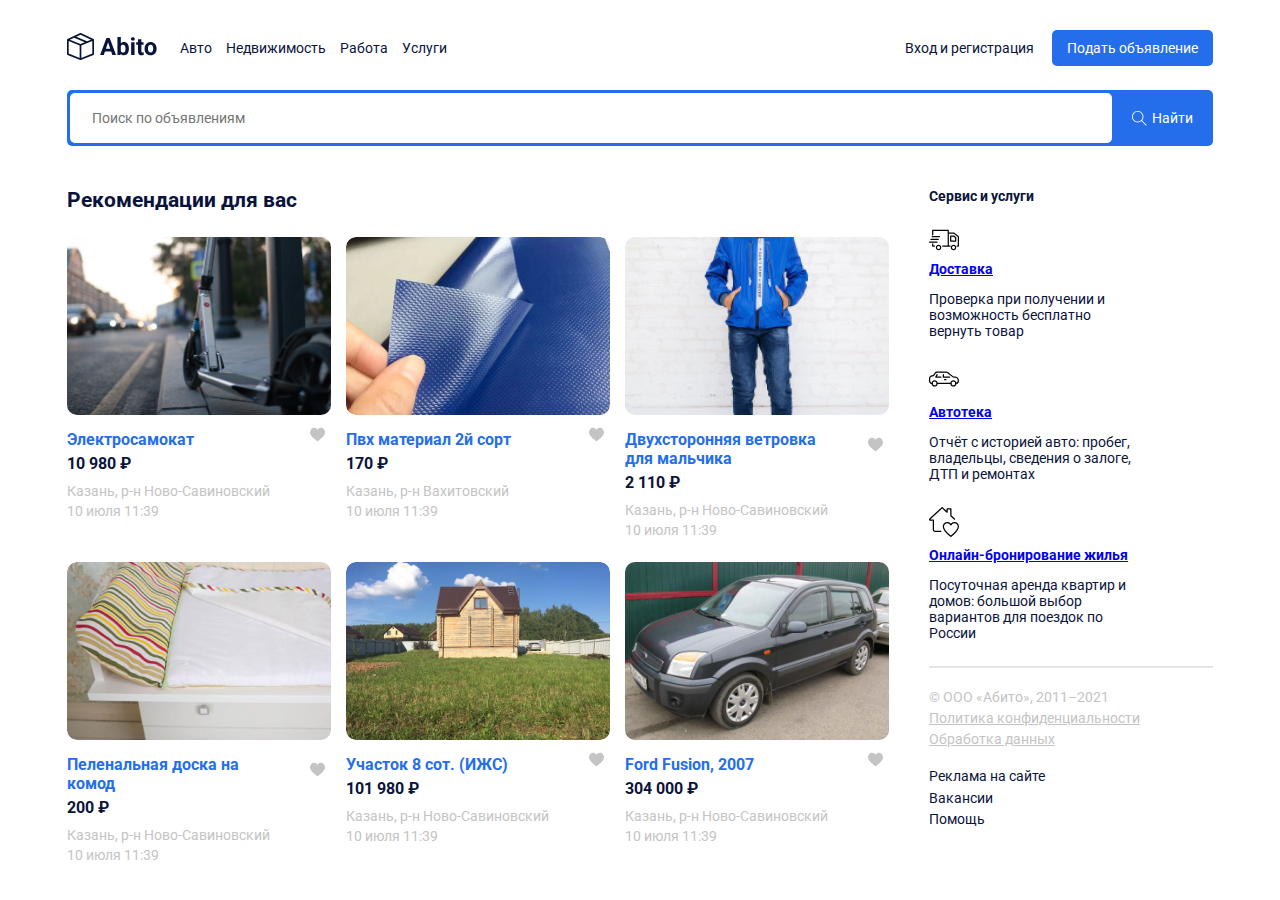
<file: index.html>
<!DOCTYPE html>
<html lang="en">

<head>
    <meta charset="UTF-8">
    <meta http-equiv="X-UA-Compatible" content="IE=edge">
    <meta name="viewport" content="width=device-width, initial-scale=1.0">
    <title>Abito-доска объявлений</title>
    <link rel="preconnect" href="https://fonts.googleapis.com">
    <link rel="preconnect" href="https://fonts.gstatic.com" crossorigin>
    <link href="https://fonts.googleapis.com/css2?family=Roboto:wght@400;700&display=swap" rel="stylesheet">
    <link rel="stylesheet" href="css/normalize.css">
    <link rel="stylesheet" href="css/style.css">
</head>

<body>
    <!--шапка сайта-->
    <header class="header container">
        <div class="navbar">
            <a href="/index.html" class="logo">
                <img src="img/logo.svg" alt="logo: Abito" class="logo-image">
            </a>
            <!--навигация-->
            <div class="navbar-panel">

                <button class="close-menu"><svg width="18" height="19" viewBox="0 0 18 19" fill="none"
                        xmlns="http://www.w3.org/2000/svg">
                        <path d="M0.5 1L17.5 18M0.5 18L17.5 1" stroke="black" />
                    </svg></button>

                <nav class="navbar-menu">
                    <ul class="menu">
                        <li class="menu-item">
                            <a href="#" class="menu-link">Авто</a>
                        </li>
                        <li class="menu-item">
                            <a href="#" class="menu-link">Недвижимость</a>
                        </li>
                        <li class="menu-item">
                            <a href="#" class="menu-link">Работа</a>
                        </li>
                        <li class="menu-item">
                            <a href="#" class="menu-link">Услуги</a>
                        </li>
                    </ul>
                </nav>

                <div class="button-group">
                    <a href="№" class="button button-link">Вход и регистрация</a>
                    <a href="№" class="button button-primary">Подать объявление</a>
                </div>
            </div>
            <button class="menu-button">
                <svg width="30" height="30" viewBox="0 0 30 30" fill="none" xmlns="http://www.w3.org/2000/svg">
                    <path
                        d="M0.937476 2.37501H29.0624C29.58 2.37501 29.9999 1.95498 29.9999 1.43754C29.9999 0.920016 29.5799 0.500061 29.0624 0.500061H0.937476C0.419955 0.500061 0 0.920094 0 1.43754C0 1.95498 0.420033 2.37501 0.937476 2.37501Z"
                        fill="black" />
                    <path
                        d="M29.0624 7.06256H0.937476C0.419955 7.06256 0 7.48259 0 8.00003C0 8.51747 0.420033 8.9375 0.937476 8.9375H29.0624C29.58 8.9375 29.9999 8.51747 29.9999 8.00003C29.9999 7.48259 29.58 7.06256 29.0624 7.06256Z"
                        fill="black" />
                    <path
                        d="M28.6875 14H9.93748C9.41995 14 9 14.42 9 14.9375C9 15.455 9.42003 15.875 9.93748 15.875H28.6875C29.205 15.875 29.6249 15.4549 29.6249 14.9375C29.625 14.42 29.205 14 28.6875 14Z"
                        fill="black" />
                </svg>

            </button>

        </div>
        <div class="search-panel">
            <input type="search" class="search-input" placeholder="Поиск по объявлениям" />
            <button class="search-button">
                <svg class="search-icon" width="15" height="15" viewBox="0 0 15 15" fill="none"
                    xmlns="http://www.w3.org/2000/svg">
                    <path
                        d="M14.6506 14.0012L10.0862 9.43675C10.9465 8.43352 11.4706 7.13293 11.4706 5.71058C11.4706 2.54822 8.89765 -0.0247192 5.7353 -0.0247192C4.20353 -0.0247192 2.76265 0.571751 1.67824 1.6544C0.595589 2.73793 -0.000881376 4.17881 9.77541e-07 5.71058C9.77541e-07 8.87293 2.57294 11.4459 5.7353 11.4459C7.15765 11.4459 8.45912 10.9218 9.46235 10.0615L14.0268 14.6259L14.6506 14.0012ZM5.7353 10.5635C3.06 10.5635 0.882354 8.38675 0.882354 5.71058C0.881472 4.41352 1.38618 3.19499 2.30294 2.2791C3.21882 1.36234 4.43824 0.857634 5.7353 0.857634C8.41059 0.857634 10.5882 3.0344 10.5882 5.71058C10.5882 8.38587 8.41059 10.5635 5.7353 10.5635Z"
                        fill="white" />
                </svg>
                <span class="search-button-text">Найти</span>
            </button>
        </div>

    </header>



    <div class="page-content container">
        <!-- блок с объявлениями -->
        <main class="main">
            <h2 class="page-title">Рекомендации для вас</h2>
            <div class="cards">
                <div class="card">
                    <a href="single.html" class="card-link">
                        <img src="img/card-image.jpg" alt="photo" class="card-image">
                    </a>
                    <div class="card-header">
                        <a href="single.html" class="card-link">
                            <h3 class="card-title">Электросамокат</h3>
                        </a>
                        <button class="like">
                            <svg width="15" height="15" viewBox="0 0 15 15" fill="none"
                                xmlns="http://www.w3.org/2000/svg">
                                <path
                                    d="M13.81 2.12631C13.0336 1.28414 11.9681 0.820312 10.8097 0.820312C9.94389 0.820312 9.15092 1.09406 8.45284 1.63387C8.10059 1.90636 7.78141 2.23972 7.5 2.62882C7.2187 2.23984 6.89941 1.90636 6.54705 1.63387C5.84908 1.09406 5.05611 0.820312 4.19025 0.820312C3.03188 0.820312 1.96632 1.28414 1.18984 2.12631C0.42263 2.95864 0 4.09573 0 5.32825C0 6.59683 0.472755 7.75806 1.48773 8.98281C2.39571 10.0784 3.70068 11.1905 5.21187 12.4783C5.72788 12.9181 6.31279 13.4166 6.92013 13.9476C7.08057 14.0881 7.28645 14.1655 7.5 14.1655C7.71343 14.1655 7.91943 14.0881 8.07964 13.9478C8.68698 13.4167 9.27223 12.918 9.78848 12.478C11.2994 11.1904 12.6044 10.0784 13.5124 8.9827C14.5274 7.75806 15 6.59683 15 5.32814C15 4.09573 14.5774 2.95864 13.81 2.12631Z"
                                    fill="#C4C4C4" />
                            </svg>
                        </button>
                    </div>
                    <strong class="card-price">
                        10 980 ₽
                    </strong>
                    <p class="card-text">Казань, р-н Ново-Савиновский</p>
                    <p class="card-text">10 июля 11:39</p>
                </div>
                <div class="card">
                    <a href="single.html" class="card-link">
                        <img src="img/PVH2.jpg" alt="photo" class="card-image">
                    </a>
                    <div class="card-header">
                        <a href="single.html" class="card-link">
                            <h3 class="card-title">Пвх материал 2й сорт</h3>
                        </a>
                        <button class="like">
                            <svg width="15" height="15" viewBox="0 0 15 15" fill="none"
                                xmlns="http://www.w3.org/2000/svg">
                                <path
                                    d="M13.81 2.12631C13.0336 1.28414 11.9681 0.820312 10.8097 0.820312C9.94389 0.820312 9.15092 1.09406 8.45284 1.63387C8.10059 1.90636 7.78141 2.23972 7.5 2.62882C7.2187 2.23984 6.89941 1.90636 6.54705 1.63387C5.84908 1.09406 5.05611 0.820312 4.19025 0.820312C3.03188 0.820312 1.96632 1.28414 1.18984 2.12631C0.42263 2.95864 0 4.09573 0 5.32825C0 6.59683 0.472755 7.75806 1.48773 8.98281C2.39571 10.0784 3.70068 11.1905 5.21187 12.4783C5.72788 12.9181 6.31279 13.4166 6.92013 13.9476C7.08057 14.0881 7.28645 14.1655 7.5 14.1655C7.71343 14.1655 7.91943 14.0881 8.07964 13.9478C8.68698 13.4167 9.27223 12.918 9.78848 12.478C11.2994 11.1904 12.6044 10.0784 13.5124 8.9827C14.5274 7.75806 15 6.59683 15 5.32814C15 4.09573 14.5774 2.95864 13.81 2.12631Z"
                                    fill="#C4C4C4" />
                            </svg>
                        </button>
                    </div>
                    <strong class="card-price">
                        170 ₽
                    </strong>
                    <p class="card-text">Казань, р-н Вахитовский</p>
                    <p class="card-text">10 июля 11:39</p>
                </div>
                <div class="card">
                    <a href="single.html" class="card-link">
                        <img src="img/kurtka 3.jpg" alt="photo" class="card-image">
                    </a>
                    <div class="card-header">
                        <a href="single.html" class="card-link">
                            <h3 class="card-title">Двухсторонняя ветровка для мальчика</h3>
                        </a>
                        <button class="like">
                            <svg width="15" height="15" viewBox="0 0 15 15" fill="none"
                                xmlns="http://www.w3.org/2000/svg">
                                <path
                                    d="M13.81 2.12631C13.0336 1.28414 11.9681 0.820312 10.8097 0.820312C9.94389 0.820312 9.15092 1.09406 8.45284 1.63387C8.10059 1.90636 7.78141 2.23972 7.5 2.62882C7.2187 2.23984 6.89941 1.90636 6.54705 1.63387C5.84908 1.09406 5.05611 0.820312 4.19025 0.820312C3.03188 0.820312 1.96632 1.28414 1.18984 2.12631C0.42263 2.95864 0 4.09573 0 5.32825C0 6.59683 0.472755 7.75806 1.48773 8.98281C2.39571 10.0784 3.70068 11.1905 5.21187 12.4783C5.72788 12.9181 6.31279 13.4166 6.92013 13.9476C7.08057 14.0881 7.28645 14.1655 7.5 14.1655C7.71343 14.1655 7.91943 14.0881 8.07964 13.9478C8.68698 13.4167 9.27223 12.918 9.78848 12.478C11.2994 11.1904 12.6044 10.0784 13.5124 8.9827C14.5274 7.75806 15 6.59683 15 5.32814C15 4.09573 14.5774 2.95864 13.81 2.12631Z"
                                    fill="#C4C4C4" />
                            </svg>
                        </button>
                    </div>
                    <strong class="card-price">
                        2 110 ₽
                    </strong>
                    <p class="card-text">Казань, р-н Ново-Савиновский</p>
                    <p class="card-text">10 июля 11:39</p>
                </div>
                <div class="card">
                    <a href="single.html" class="card-link"><img src="img/doska4.jpg" alt="photo"
                            class="card-image"></a>

                    <div class="card-header">
                        <a href="single.html" class="card-link">
                            <h3 class="card-title">Пеленальная доска на комод</h3>
                        </a>

                        <button class="like">
                            <svg width="15" height="15" viewBox="0 0 15 15" fill="none"
                                xmlns="http://www.w3.org/2000/svg">
                                <path
                                    d="M13.81 2.12631C13.0336 1.28414 11.9681 0.820312 10.8097 0.820312C9.94389 0.820312 9.15092 1.09406 8.45284 1.63387C8.10059 1.90636 7.78141 2.23972 7.5 2.62882C7.2187 2.23984 6.89941 1.90636 6.54705 1.63387C5.84908 1.09406 5.05611 0.820312 4.19025 0.820312C3.03188 0.820312 1.96632 1.28414 1.18984 2.12631C0.42263 2.95864 0 4.09573 0 5.32825C0 6.59683 0.472755 7.75806 1.48773 8.98281C2.39571 10.0784 3.70068 11.1905 5.21187 12.4783C5.72788 12.9181 6.31279 13.4166 6.92013 13.9476C7.08057 14.0881 7.28645 14.1655 7.5 14.1655C7.71343 14.1655 7.91943 14.0881 8.07964 13.9478C8.68698 13.4167 9.27223 12.918 9.78848 12.478C11.2994 11.1904 12.6044 10.0784 13.5124 8.9827C14.5274 7.75806 15 6.59683 15 5.32814C15 4.09573 14.5774 2.95864 13.81 2.12631Z"
                                    fill="#C4C4C4" />
                            </svg>
                        </button>
                    </div>
                    <strong class="card-price">
                        200 ₽
                    </strong>
                    <p class="card-text">Казань, р-н Ново-Савиновский</p>
                    <p class="card-text">10 июля 11:39</p>
                </div>
                <div class="card">
                    <a href="single.html" class="card-link"><img src="img/uchastok5.jpg" alt="photo"
                            class="card-image"></a>
                    <div class="card-header">
                        <a href="single.html" class="card-link">
                            <h3 class="card-title">Участок 8 сот. (ИЖС)</h3>
                        </a>
                        <button class="like">
                            <svg width="15" height="15" viewBox="0 0 15 15" fill="none"
                                xmlns="http://www.w3.org/2000/svg">
                                <path
                                    d="M13.81 2.12631C13.0336 1.28414 11.9681 0.820312 10.8097 0.820312C9.94389 0.820312 9.15092 1.09406 8.45284 1.63387C8.10059 1.90636 7.78141 2.23972 7.5 2.62882C7.2187 2.23984 6.89941 1.90636 6.54705 1.63387C5.84908 1.09406 5.05611 0.820312 4.19025 0.820312C3.03188 0.820312 1.96632 1.28414 1.18984 2.12631C0.42263 2.95864 0 4.09573 0 5.32825C0 6.59683 0.472755 7.75806 1.48773 8.98281C2.39571 10.0784 3.70068 11.1905 5.21187 12.4783C5.72788 12.9181 6.31279 13.4166 6.92013 13.9476C7.08057 14.0881 7.28645 14.1655 7.5 14.1655C7.71343 14.1655 7.91943 14.0881 8.07964 13.9478C8.68698 13.4167 9.27223 12.918 9.78848 12.478C11.2994 11.1904 12.6044 10.0784 13.5124 8.9827C14.5274 7.75806 15 6.59683 15 5.32814C15 4.09573 14.5774 2.95864 13.81 2.12631Z"
                                    fill="#C4C4C4" />
                            </svg>
                        </button>
                    </div>
                    <strong class="card-price">
                        101 980 ₽
                    </strong>
                    <p class="card-text">Казань, р-н Ново-Савиновский</p>
                    <p class="card-text">10 июля 11:39</p>
                </div>
                <div class="card">
                    <a href="single.html" class="card-link"><img src="img/Focus 6.jpg" alt="photo"
                            class="card-image"></a>
                    <div class="card-header">
                        <a href="single.html" class="card-link">
                            <h3 class="card-title">Ford Fusion, 2007</h3>
                        </a>
                        <button class="like">
                            <svg width="15" height="15" viewBox="0 0 15 15" fill="none"
                                xmlns="http://www.w3.org/2000/svg">
                                <path
                                    d="M13.81 2.12631C13.0336 1.28414 11.9681 0.820312 10.8097 0.820312C9.94389 0.820312 9.15092 1.09406 8.45284 1.63387C8.10059 1.90636 7.78141 2.23972 7.5 2.62882C7.2187 2.23984 6.89941 1.90636 6.54705 1.63387C5.84908 1.09406 5.05611 0.820312 4.19025 0.820312C3.03188 0.820312 1.96632 1.28414 1.18984 2.12631C0.42263 2.95864 0 4.09573 0 5.32825C0 6.59683 0.472755 7.75806 1.48773 8.98281C2.39571 10.0784 3.70068 11.1905 5.21187 12.4783C5.72788 12.9181 6.31279 13.4166 6.92013 13.9476C7.08057 14.0881 7.28645 14.1655 7.5 14.1655C7.71343 14.1655 7.91943 14.0881 8.07964 13.9478C8.68698 13.4167 9.27223 12.918 9.78848 12.478C11.2994 11.1904 12.6044 10.0784 13.5124 8.9827C14.5274 7.75806 15 6.59683 15 5.32814C15 4.09573 14.5774 2.95864 13.81 2.12631Z"
                                    fill="#C4C4C4" />
                            </svg>
                        </button>
                    </div>
                    <strong class="card-price">
                        304 000 ₽
                    </strong>
                    <p class="card-text">Казань, р-н Ново-Савиновский</p>
                    <p class="card-text">10 июля 11:39</p>
                </div>
            </div>
        </main>
        <!--сайдбар-->
        <aside class="sidebar">
            <h4 class="page-title">Сервис и услуги</h4>
            <div class="service">

                <svg width="30" height="22" viewBox="0 0 30 22" fill="none" xmlns="http://www.w3.org/2000/svg">
                    <path
                        d="M24.5266 15.7282C23.7935 15.7282 23.0971 16.0153 22.5718 16.5345C22.0464 17.0599 21.7532 17.7441 21.7532 18.4771C21.7532 19.2101 22.0403 19.8943 22.5718 20.4197C23.1032 20.9389 23.7935 21.226 24.5266 21.226C26.0293 21.226 27.2511 19.9921 27.2511 18.4771C27.2511 16.9621 26.0293 15.7282 24.5266 15.7282ZM24.5266 20.0043C23.6836 20.0043 22.975 19.3079 22.975 18.4771C22.975 17.6463 23.6836 16.9499 24.5266 16.9499C25.3574 16.9499 26.0293 17.6341 26.0293 18.4771C26.0293 19.3201 25.3574 20.0043 24.5266 20.0043ZM25.2352 6.57117C25.1252 6.46733 24.9786 6.41235 24.8259 6.41235H21.6921C21.3561 6.41235 21.0812 6.68724 21.0812 7.02322V12.0324C21.0812 12.3684 21.3561 12.6433 21.6921 12.6433H26.6646C27.0006 12.6433 27.2755 12.3684 27.2755 12.0324V8.67869C27.2755 8.50764 27.2022 8.34271 27.0739 8.22664L25.2352 6.57117ZM26.0538 11.4215H22.303V7.62799H24.5877L26.0538 8.94747V11.4215ZM9.60904 15.7282C8.87599 15.7282 8.1796 16.0153 7.65425 16.5345C7.12889 17.0599 6.83568 17.7441 6.83568 18.4771C6.83568 19.2101 7.12279 19.8943 7.65425 20.4197C8.18571 20.9389 8.87599 21.226 9.60904 21.226C11.1118 21.226 12.3335 19.9921 12.3335 18.4771C12.3335 16.9621 11.1118 15.7282 9.60904 15.7282ZM9.60904 20.0043C8.76604 20.0043 8.05742 19.3079 8.05742 18.4771C8.05742 17.6463 8.76604 16.9499 9.60904 16.9499C10.4398 16.9499 11.1118 17.6341 11.1118 18.4771C11.1118 19.3201 10.4398 20.0043 9.60904 20.0043ZM5.53451 16.4795H4.30666V14.8546C4.30666 14.5186 4.03177 14.2437 3.69579 14.2437C3.3598 14.2437 3.08491 14.5186 3.08491 14.8546V17.0904C3.08491 17.4264 3.3598 17.7013 3.69579 17.7013H5.53451C5.87049 17.7013 6.14539 17.4264 6.14539 17.0904C6.14539 16.7544 5.87049 16.4795 5.53451 16.4795ZM8.63164 13.1503C8.63164 12.8143 8.35675 12.5394 8.02077 12.5394H0.610874C0.274893 12.5394 0 12.8143 0 13.1503C0 13.4863 0.274893 13.7612 0.610874 13.7612H8.02077C8.35675 13.7612 8.63164 13.4924 8.63164 13.1503ZM1.85095 10.945L9.26084 10.9878C9.59682 10.9878 9.87172 10.719 9.87782 10.383C9.88393 10.0409 9.60904 9.76605 9.27306 9.76605L1.86316 9.72328C1.85706 9.72328 1.85706 9.72328 1.85706 9.72328C1.52108 9.72328 1.24618 9.99207 1.24618 10.328C1.24007 10.6701 1.51497 10.945 1.85095 10.945ZM3.09713 8.17166H10.507C10.843 8.17166 11.1179 7.89677 11.1179 7.56079C11.1179 7.22481 10.843 6.94992 10.507 6.94992H3.09713C2.76115 6.94992 2.48626 7.22481 2.48626 7.56079C2.48626 7.89677 2.76115 8.17166 3.09713 8.17166ZM29.774 7.34698L25.4001 3.72451C25.2902 3.63287 25.1558 3.58401 25.0092 3.58401H19.8656V1.38486C19.8656 1.04888 19.5907 0.773987 19.2547 0.773987H3.69579C3.3598 0.773987 3.08491 1.04888 3.08491 1.38486V5.85646C3.08491 6.19244 3.3598 6.46733 3.69579 6.46733C4.03177 6.46733 4.30666 6.19244 4.30666 5.85646V1.99573H18.65V16.4795H13.6408C13.3048 16.4795 13.0299 16.7544 13.0299 17.0904C13.0299 17.4264 13.3048 17.7013 13.6408 17.7013H21.0996C21.4356 17.7013 21.7104 17.4264 21.7104 17.0904C21.7104 16.7544 21.4356 16.4795 21.0996 16.4795H19.8717V4.80575H24.7954L28.7783 8.10447L28.7355 16.4673H28.1002C27.7642 16.4673 27.4893 16.7422 27.4893 17.0782C27.4893 17.4142 27.7642 17.6891 28.1002 17.6891H29.3403C29.6762 17.6891 29.9511 17.4203 29.9511 17.0843L30 7.82347C29.9939 7.6402 29.9145 7.46305 29.774 7.34698Z"
                        fill="black" />
                </svg>

                <a href="#" class="page-link">
                    <h5 class="service-title">Доставка</h5>
                </a>
                <p class="service-text">Проверка при получении и возможность бесплатно вернуть товар</p>
            </div>
            <div class="service">
                <svg width="30" height="30" viewBox="0 0 30 30" fill="none" xmlns="http://www.w3.org/2000/svg">
                    <path
                        d="M5.62498 16.25C3.9025 16.25 2.5 17.6525 2.5 19.375C2.5 21.0974 3.9025 22.5 5.62498 22.5C7.34747 22.5 8.74997 21.0975 8.74997 19.375C8.74997 17.6525 7.34747 16.25 5.62498 16.25ZM5.62498 21.25C4.59121 21.25 3.74998 20.4088 3.74998 19.375C3.74998 18.3413 4.59121 17.5 5.62498 17.5C6.65875 17.5 7.49999 18.3413 7.49999 19.375C7.49999 20.4087 6.65875 21.25 5.62498 21.25Z"
                        fill="black" />
                    <path
                        d="M24.375 16.25C22.6525 16.25 21.25 17.6525 21.25 19.375C21.25 21.0974 22.6525 22.5 24.375 22.5C26.0975 22.5 27.5 21.0975 27.5 19.375C27.5 17.6525 26.0975 16.25 24.375 16.25ZM24.375 21.25C23.3412 21.25 22.5 20.4088 22.5 19.375C22.5 18.3413 23.3412 17.5 24.375 17.5C25.4088 17.5 26.25 18.3413 26.25 19.375C26.25 20.4087 25.4088 21.25 24.375 21.25Z"
                        fill="black" />
                    <path
                        d="M26.25 12.5H25.1925C24.8062 12.5 24.4275 12.3675 24.125 12.125L19.2 8.18496C18.6475 7.74375 17.9538 7.5 17.2475 7.5H8.2125C7.16502 7.5 6.19377 8.02002 5.61252 8.89125L4.54875 10.4887C4.23 10.965 3.6975 11.25 3.12498 11.25C1.4025 11.25 0 12.6525 0 14.375V16.875C0 18.5975 1.4025 20 3.12498 20C3.46998 20 3.75 19.72 3.75 19.375C3.75 19.03 3.46998 18.75 3.12498 18.75C2.09121 18.75 1.24998 17.9088 1.24998 16.875V14.375C1.24998 13.3412 2.09121 12.5 3.12498 12.5C4.1175 12.5 5.03748 12.0075 5.58873 11.1812L6.6525 9.58494C7.00125 9.06246 7.58502 8.74992 8.2125 8.74992H17.2475C17.6725 8.74992 18.0875 8.89617 18.42 9.16119L23.345 13.0999C23.8662 13.5187 24.5237 13.7499 25.1937 13.7499H26.25C28.0837 13.7499 28.75 15.6186 28.75 16.8749C28.75 18.1061 27.8075 18.7499 26.875 18.7499C26.53 18.7499 26.25 19.0299 26.25 19.3749C26.25 19.7199 26.53 19.9999 26.875 19.9999C28.6563 20 30 18.6562 30 16.875C30 14.7537 28.6863 12.5 26.25 12.5Z"
                        fill="black" />
                    <path
                        d="M21.875 18.75H8.12502C7.78002 18.75 7.5 19.03 7.5 19.375C7.5 19.72 7.78002 20 8.12502 20H21.875C22.22 20 22.5001 19.72 22.5001 19.375C22.5001 19.03 22.22 18.75 21.875 18.75Z"
                        fill="black" />
                    <path
                        d="M20.625 12.5H15V10.625C15 10.28 14.72 9.99995 14.375 9.99995C14.03 9.99995 13.7499 10.28 13.7499 10.625V13.125C13.7499 13.47 14.03 13.75 14.375 13.75H20.625C20.97 13.75 21.25 13.47 21.25 13.125C21.25 12.78 20.97 12.5 20.625 12.5Z"
                        fill="black" />
                    <path
                        d="M11.875 12.5H7.88628L8.68503 10.905C8.83878 10.5963 8.7138 10.2213 8.40501 10.0662C8.09499 9.91248 7.72128 10.0362 7.56624 10.3463L6.31626 12.8463C6.21876 13.0388 6.23001 13.27 6.34374 13.4538C6.45747 13.6375 6.65874 13.75 6.87501 13.75H11.875C12.22 13.75 12.5 13.47 12.5 13.125C12.5 12.78 12.22 12.5 11.875 12.5Z"
                        fill="black" />
                    <path
                        d="M16.875 15H15.625C15.28 15 15 15.28 15 15.625C15 15.97 15.28 16.25 15.625 16.25H16.875C17.22 16.25 17.5 15.97 17.5 15.625C17.5 15.28 17.22 15 16.875 15Z"
                        fill="black" />
                </svg>

                <a href="#" class="page-link">
                    <h5 class="service-title">Автотека</h5>
                </a>
                <p class="service-text">Отчёт с историей авто: пробег, владельцы, сведения о залоге, ДТП и ремонтах</p>
            </div>
            <div class="service">
                <svg width="30" height="30" viewBox="0 0 30 30" fill="none" xmlns="http://www.w3.org/2000/svg">
                    <path
                        d="M21.875 29.9994C21.7438 29.9994 21.6125 29.9581 21.5013 29.8744C21.185 29.6394 13.75 24.0369 13.75 19.5381C13.75 17.0356 15.785 14.9994 18.2875 14.9994C19.7125 14.9994 21.0288 15.6631 21.875 16.7531C22.72 15.6631 24.0363 14.9994 25.4625 14.9994C27.965 14.9994 30 17.0356 30 19.5381C30 24.0381 22.565 29.6394 22.2488 29.8756C22.1375 29.9581 22.0063 29.9994 21.875 29.9994ZM18.2875 16.2494C16.475 16.2494 15 17.7256 15 19.5381C15 22.5744 19.6538 26.8481 21.875 28.5869C24.095 26.8469 28.75 22.5706 28.75 19.5381C28.75 17.7256 27.275 16.2494 25.4625 16.2494C24.1513 16.2494 22.9688 17.0231 22.4488 18.2206C22.2513 18.6769 21.5 18.6769 21.3025 18.2206C20.7813 17.0231 19.5988 16.2494 18.2875 16.2494Z"
                        fill="black" />
                    <path
                        d="M11.875 24.9994H6.25C4.87125 24.9994 3.75 23.8781 3.75 22.4994V13.7494H1.25C0.54875 13.7494 0 13.2006 0 12.4994C0 12.1481 0.1525 11.8006 0.4075 11.5719L12.6988 0.166875C12.9388 -0.055625 13.31 -0.055625 13.5487 0.166875L17.5 3.82938V1.87438C17.5 1.52938 17.78 1.24938 18.125 1.24938H21.875C22.22 1.24938 22.5 1.52938 22.5 1.87438V8.46438L25.85 11.5781C26.1025 11.8131 26.1175 12.2081 25.8825 12.4619C25.6475 12.7144 25.2525 12.7306 24.9988 12.4931L21.4487 9.19313C21.3225 9.07688 21.25 8.91063 21.25 8.73688V2.49938H18.75V5.26188C18.75 5.51063 18.6025 5.73563 18.375 5.83438C18.1463 5.93313 17.8813 5.88813 17.7 5.71938L13.125 1.47688L1.25 12.4944L4.375 12.4994C4.72 12.4994 5 12.7794 5 13.1244V22.4994C5 23.1894 5.56125 23.7494 6.25 23.7494H11.875C12.22 23.7494 12.5 24.0294 12.5 24.3744C12.5 24.7194 12.22 24.9994 11.875 24.9994Z"
                        fill="black" />
                </svg>

                <a href="#" class="page-link">
                    <h5 class="service-title">Онлайн-бронирование жилья</h5>
                </a>
                <p class="service-text">Посуточная аренда квартир и домов: большой выбор вариантов для поездок по России
                </p>
            </div>
            <hr color="#E5E5E5">
            <footer class="footer">
                <p class="footer-text">© ООО «Абито», 2011–2021</p>
                <ul class="footer-menu">
                    <li class="footer-menu-item">
                        <a href="#" class="footer-text">Политика конфиденциальности</a>
                    </li>
                    <li class="footer-menu-item">
                        <a href="#" class="footer-text">Обработка данных</a>
                    </li>
                </ul>
                <ul class="footer-menu">
                    <li class="footer-menu-item">
                        <a href="#" class="footer-link">Реклама на сайте</a>
                    </li>
                    <li class="footer-menu-item">
                        <a href="#" class="footer-link">Вакансии</a>
                    </li>
                    <li class="footer-menu-item">
                        <a href="#" class="footer-link">Помощь</a>
                    </li>
                </ul>

            </footer>

        </aside>
    </div>
    <script src="https://unpkg.com/swiper/swiper-bundle.min.js"></script>
    <script src="js/main.js"></script>
</body>


</html>
</file>
<file: css/style.css>
body {
  font-family: "Roboto", sans-serif; /* подключили шрифт  */
  font-size: 14px;
  color: #0a143a; /* цвет текста */
}
.container {
  max-width: 1146px; /*максимальная ширина*/
  margin: auto; /*автоматич выравнивание по середине*/
}
.header {
  padding-top: 30px;
  padding-bottom: 30px;
  margin-bottom: 12px;
}
.navbar {
  display: flex; /*делаем гибкий блок*/
  align-items: center; /*выравниваем по вертикали по центру*/
  justify-content: space-between; /*разбросать элементы по краям*/
  margin-bottom: 24px;
}
.navbar-panel {
  display: flex; /* сделать гибким */
  align-items: center; /* выровнять по серединке */
  flex-grow: 1; /* растянуть по ширине */
}
.navbar-menu {
  margin-right: auto; /*автоматич отступ справа*/
}

.menu {
  list-style: none; /* отключаем точки в списке */
  margin: 0; /*обнулить отступы  */
  padding-left: 22px; /* внутренний отступ слева */
  padding-right: 22px; /* внутренний отступ справа */
  display: flex;
}
/* для всех пунктов меню кроме последнего */
.menu-item:not(:last-child) {
  margin-right: 14px; /* отступ справа */
}
.menu-link {
  text-decoration: none; /* отключаем подчёркивание ссылок */
  color: inherit; /* возьми цвет текста как у родителя (body) */
}
.button {
  text-decoration: none;
  display: inline-block;
  padding: 10px 15px; /* сверху и снизу 10 пикс, а по краям 15 */
  /* padding-top: 10px; /* отступ сверху */
  /* padding-right: 15px; /* отступ справа */
  /*padding-bottom: 10px; /* отступ снизу */
  /* padding-left: 15px; /* отступ слева */
  cursor: pointer; /* при наведении курсора появляется рука вместо стрелки */
}
.button-link {
  color: inherit; /*цвет текста как у родителя*/
}
.button-primary {
  background: #256eeb; /* фон */
  border-radius: 5px; /* скругление углов */
  color: white;
}
.search-panel {
  height: 50px; /* высота 50 пикселей */
  background: #256eeb;
  border-radius: 5px;
  display: flex;
  padding: 3px; /* небольшой отступ 3 пикселя */
}
.search-input {
  flex-grow: 1; /* растягивается на всё свободное место */
  background: white;
  border-radius: 5px;
  border: none; /* отключаем обводку */
  padding-left: 22px;
  padding-right: 22px;
}
.search-button {
  background: #256eeb; /* фон */
  border-radius: 5px; /* скругление углов */
  color: white;
  border: none;
  padding-left: 20px;
  padding-right: 17px;
  display: flex;
  align-items: center;
  cursor: pointer;
}
.search-button-text {
  margin-left: 5px;
}
.page-content {
  display: grid;
  grid-template-columns: 9fr 3fr;
  grid-column-gap: 10px;
}
.card-image {
  border-radius: 10px;
  width: 264 px;
  height: 178px;
  object-fit: cover;
}
.cards {
  display: flex;
  flex-wrap: wrap;
}
.card {
  margin-bottom: 20px;
  margin-right: 15px;
}

.card-title {
  font-size: 16px;
  line-height: 19px;
  color: #256eeb;
  margin-top: 12px;
  margin-bottom: 5px;
}
.card-header {
  display: flex;
  justify-content: space-between;
  align-items: center;
  max-width: 264px;
}
.like {
  background-color: white;
  border: none;
  cursor: pointer;
  margin-left: 15px;
}
.card-price {
  font-size: 16px;
  line-height: 19px;
  margin-bottom: 10px;
  display: block;
}
.card-text {
  font-size: 14px;
  line-height: 16px;
  color: #c4c4c4;
  margin-bottom: 4px;
  margin-top: 0;
}
.card-link {
  text-decoration: none;
}
.siebar .page-title {
  font-size: 18px;
  line-height: 21px;
}
.service {
  margin-bottom: 25px;
}

.service-title {
  font-weight: bold;
  font-size: 14px;
  line-height: 16px;
  margin-top: 7px;
  margin-bottom: 5px;
}
.service-text {
  font-size: 14px;
  line-height: 16px;
  max-width: 217px;
}
.footer-text {
  font-size: 14px;
  line-height: 16px;
  color: #c4c4c4;
  margin-bottom: 5px;
  display: inline-block;
}
.footer-menu {
  margin: 0;
  padding: 0;
  list-style: none;
  margin-bottom: 16px;
}
.footer-link {
  color: inherit;
  text-decoration: none;
  display: inline-block;
  margin-bottom: 5px;
}
.main-single {
  display: flex;
  align-items: flex-start;
}
.content {
  max-width: 460px;
  margin-right: 25px;
}

.swiper-container {
  width: 100%;
  height: 300px;
  margin-left: auto;
  margin-right: auto;
}

.swiper-slide {
  background-size: cover;
  background-position: center;
}

.mySwiper2 {
  width: 100%;
  border-radius: 10px;
}

.mySwiper {
  height: 20%;
  box-sizing: border-box;
  padding: 10px 0;
}

.mySwiper .swiper-slide {
  width: 25%;
  height: 100%;
  opacity: 0.4;
  border-radius: 10px;
}

.mySwiper .swiper-slide-thumb-active {
  opacity: 1;
}

.swiper-slide img {
  display: block;
  width: 100%;
  height: 100%;
  object-fit: cover;
  border-radius: 3px;
}
.content-text {
  font-size: 14px;
  line-height: 140%;
}
.single-price {
  font-size: 24px;
  line-height: 28px;
  margin-top: 0;
  margin-bottom: 25px;
  display: block;
}
.page-title {
  margin-top: 0;
  margin-bottom: 25px;
}
.author {
  min-width: 264px;
}
.author-wrapper {
  display: flex;
  align-items: center;
  justify-content: space-between;

  margin-top: 25px;
  margin-bottom: 30px;
}
.author-name {
  font-weight: bold;
  font-size: 14px;
  line-height: 16px;
  display: block;
  margin-bottom: 4px;
}
.rating {
  margin-bottom: 5px;
}
.rating-counter {
  opacity: 0.5;
  margin-left: 10px;
}
.author-status {
  /*статус автора*/
  font-size: 12px;
  line-height: 14px;
}
.button-block {
  /* блок кнопок*/
  display: block;
  width: 100%;
  height: 54px;
  margin-bottom: 14px;
  border: none;
}
.button-success {
  /*кнопка написать сообщение*/
  background-color: #14b4be;
  border-radius: 5px;
  color: #fff;
}
.menu-button {
  background-color: #fff;
  border: none;
  cursor: pointer;
  display: none; /* отключаем кнопку везде */
}
.close-menu {
  display: none;
}
@media (max-width: 1200px) {
  .container {
    max-width: 960px;
  }
  .card {
    width: 45%;
  }
  .card-image {
    width: 100%;
    height: 200px;
  }
}
@media (max-width: 992px) {
  .container {
    max-width: 740px;
  }
  .card-image {
    height: 150px;
  }
}
@media (max-width: 768px) {
  .container {
    max-width: 560px;
  }
  .card {
    width: 100%;
  }
  .page-content {
    grid-template-columns: 8fr 4fr;
  }
  .main-single {
    width: 100%;
  }
  .menu-button {
    display: block;
  }
  .close-menu {
    display: block;
    position: absolute;
    right: 30px;
    top: 30px;
    cursor: pointer;
    background-color: #fff;
    border: none;
  }
  .navbar-panel {
    position: fixed;
    right: 0;
    top: 0;
    width: 100%;
    height: 100%;
    background-color: #fff;
    z-index: 9;
    flex-direction: column; /* выстроить дочерние эдементы в столбик */
    align-items: center;
    justify-content: center;
    transition: transform 0.2s, opacity 0.2s;
    transform: translate(100%); /* уберём меню в сторону */
    opacity: 0; /* прозрачность пока не видно */
  }
  .is-open {
    transform: translate(0%);
    opacity: 1; /* прозрачность убирается */
  }
  .navbar-menu {
    margin-left: auto;
    margin-bottom: 20px;
  }
  .menu {
    flex-direction: column;
    align-items: center;
    justify-content: center;
  }
  .menu-item:not(:last-child) {
    margin-right: 0;
    margin-bottom: 10px;
  }
  .button-group {
    display: flex;
    flex-direction: column;
  }
  .search-button-text {
    display: none;
  }
}
@media (max-width: 576px) {
  .container {
    max-width: 90%;
  }
  .page-content {
    grid-template-columns: 12fr;
  }
  .card-image {
    height: 250px;
  }
  .card {
    margin-right: 0;
  }
}
</file>
